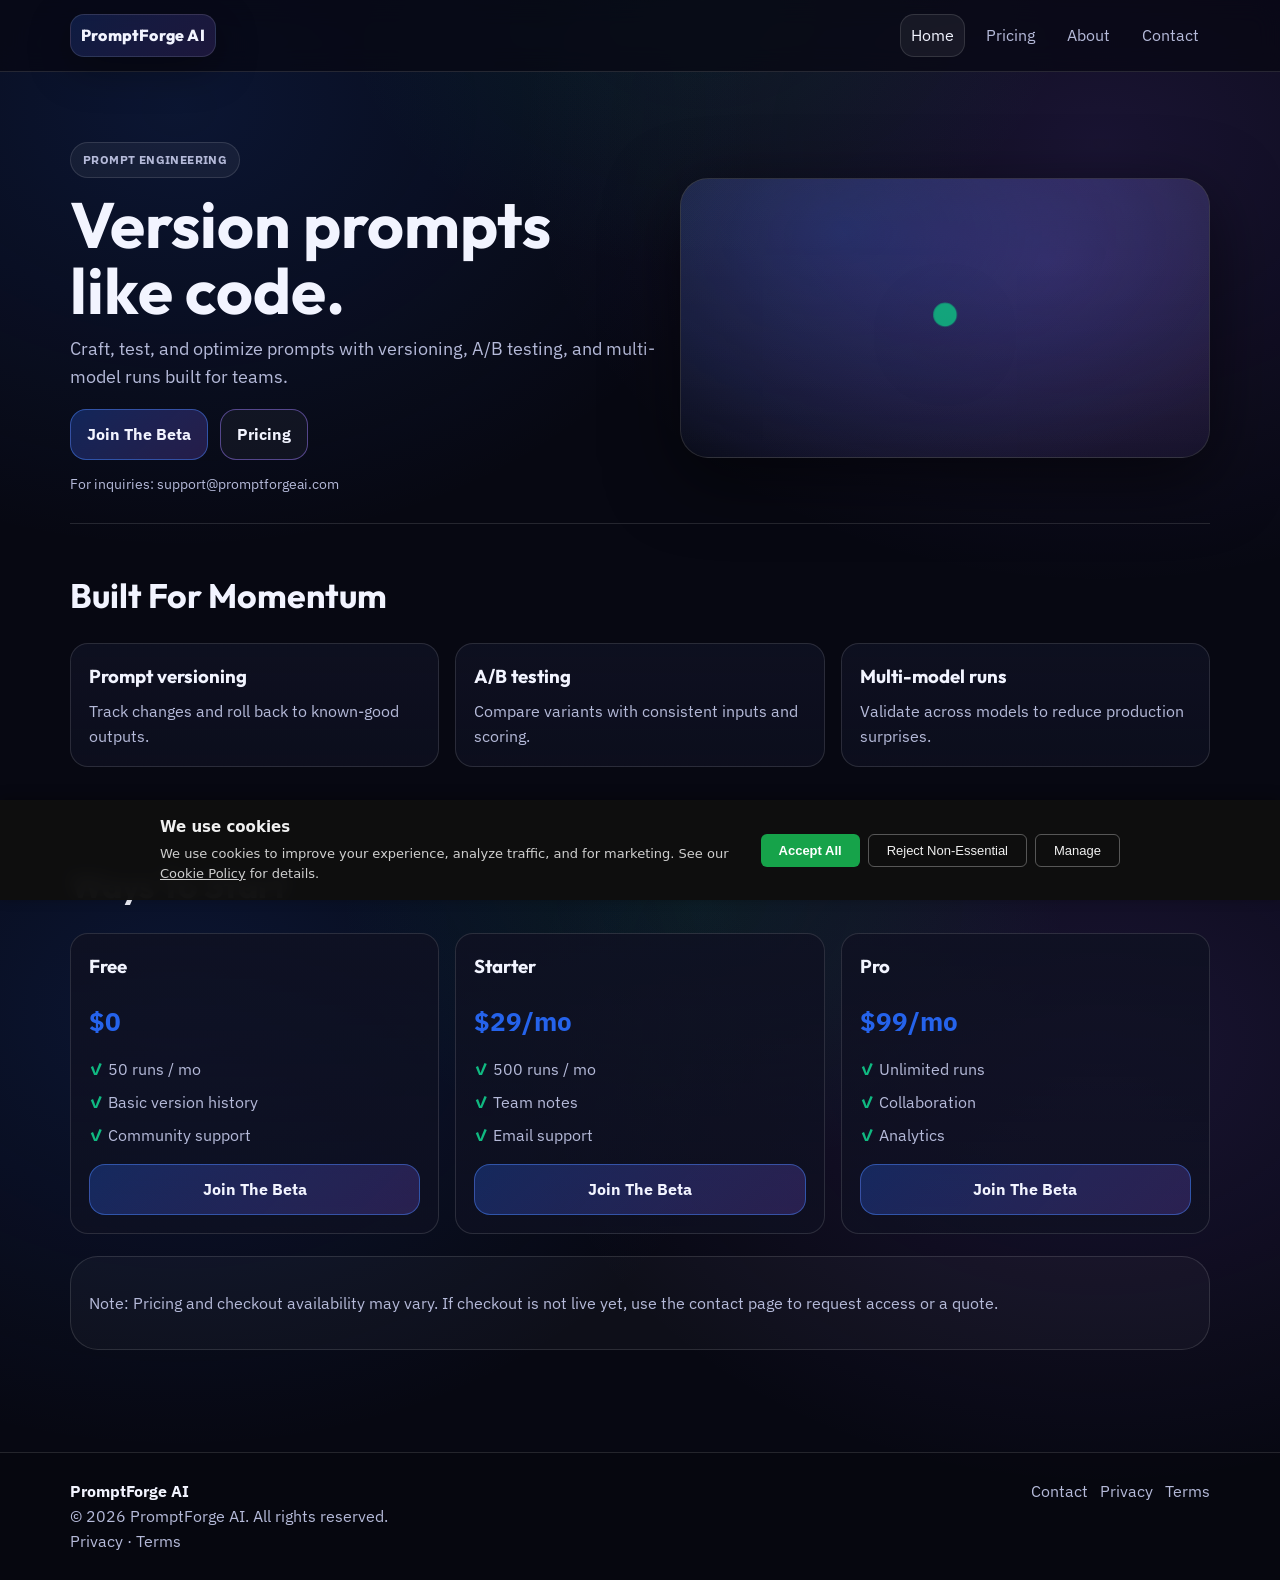
<file: index.html>
<!doctype html>
<html lang="en">
<head>
  <meta charset="utf-8" />
  <meta name="viewport" content="width=device-width, initial-scale=1" />
  <title>PromptForge AI | Prompt Engineering</title>
  <meta name="description" content="Craft, test, and optimize prompts with versioning, A/B testing, and multi-model runs built for teams." />
  <meta name="robots" content="index,follow" />
  <link rel="canonical" href="https://promptforgeai.com/" />
  <meta property="og:title" content="PromptForge AI | Prompt Engineering" />
  <meta property="og:description" content="Craft, test, and optimize prompts with versioning, A/B testing, and multi-model runs built for teams." />
  <meta property="og:type" content="website" />
  <meta property="og:url" content="https://promptforgeai.com/" />
  <link rel="stylesheet" href="styles.css" />
<!-- Google Analytics 4 -->
<script async src="https://www.googletagmanager.com/gtag/js?id=G-XXXXXXXXXX"></script>
<script>window.dataLayer=window.dataLayer||[];function gtag(){dataLayer.push(arguments);}gtag('js',new Date());gtag('config','G-XXXXXXXXXX');</script>
</head>
<body>
<header class="header">
  <div class="container header-inner">
    <a class="brand" href="index.html">PromptForge AI</a>
    <nav class="nav" aria-label="Primary">
      <a href="index.html" aria-current="page">Home</a>
          <a href="pricing.html">Pricing</a>
          <a href="about.html">About</a>
          <a href="contact.html">Contact</a>
    </nav>
  </div>
</header>
<main class="container">
  <section class="hero">
    <div class="hero-copy">
      <p class="kicker">Prompt Engineering</p>
      <h1>Version prompts like code.</h1>
      <p class="lead">Craft, test, and optimize prompts with versioning, A/B testing, and multi-model runs built for teams.</p>
      <div class="cta-row">
        <a class="button primary" href="contact.html">Join The Beta</a>
        <a class="button secondary" href="pricing.html">Pricing</a>
      </div>
      <p class="microcopy">
        For inquiries: <a href="mailto:support@promptforgeai.com">support@promptforgeai.com</a>
      </p>
    </div>
    <div class="hero-art" aria-hidden="true">
      <div class="sigil">
        <svg viewBox="0 0 520 360" role="img" aria-label="Abstract brand mark" xmlns="http://www.w3.org/2000/svg">
  <defs>
    <linearGradient id="g" x1="0" x2="1" y1="1" y2="0">
      <stop offset="0" stop-color="var(--brand)"/>
      <stop offset="0.6" stop-color="var(--accent)"/>
      <stop offset="1" stop-color="var(--brand2)"/>
    </linearGradient>
  </defs>
  <g class="float" fill="none" stroke="url(#g)" stroke-width="10" stroke-linecap="round" opacity="0.95">
    <path d="M90 90 H430" />
    <path d="M90 180 H430" opacity="0.7" />
    <path d="M90 270 H430" opacity="0.55" />
    <path d="M150 85 V275" opacity="0.6"/>
    <path d="M260 85 V275" opacity="0.85"/>
    <path d="M370 85 V275" opacity="0.6"/>
    <circle cx="260" cy="180" r="18" fill="var(--accent)" stroke="none" opacity="0.9"/>
  </g>
</svg>
      </div>
    </div>
  </section>

  <section class="section" aria-label="Highlights">
    <h2>Built For Momentum</h2>
    <div class="grid">
      <article class="card">
  <h3>Prompt versioning</h3>
  <p>Track changes and roll back to known-good outputs.</p>
</article>
<article class="card">
  <h3>A/B testing</h3>
  <p>Compare variants with consistent inputs and scoring.</p>
</article>
<article class="card">
  <h3>Multi-model runs</h3>
  <p>Validate across models to reduce production surprises.</p>
</article>
    </div>
  </section>

  <section class="section" aria-label="Offers">
    <h2>Ways To Start</h2>
    <div class="grid">
      <article class="card product">
  <h3>Free</h3>
  <div class="price">$0</div>
  <ul class="features">
    <li>50 runs / mo</li><li>Basic version history</li><li>Community support</li>
  </ul>
  <a class="button primary" href="contact.html">Join The Beta</a>
</article>
<article class="card product">
  <h3>Starter</h3>
  <div class="price">$29/mo</div>
  <ul class="features">
    <li>500 runs / mo</li><li>Team notes</li><li>Email support</li>
  </ul>
  <a class="button primary" href="contact.html">Join The Beta</a>
</article>
<article class="card product">
  <h3>Pro</h3>
  <div class="price">$99/mo</div>
  <ul class="features">
    <li>Unlimited runs</li><li>Collaboration</li><li>Analytics</li>
  </ul>
  <a class="button primary" href="contact.html">Join The Beta</a>
</article>
    </div>
    <div class="strip">
      <p class="muted">
        Note: Pricing and checkout availability may vary. If checkout is not live yet, use the contact page to request access or a quote.
      </p>
    </div>
  </section>
</main>
<footer class="footer">
  <div class="container footer-inner">
    <div>
      <strong>PromptForge AI</strong>
      <div class="muted">© 2026 PromptForge AI. All rights reserved.</div>
      <div class="muted"><a href="privacy.html">Privacy</a> · <a href="terms.html">Terms</a></div>
    </div>
    <div class="footer-links" aria-label="Footer">
      <a href="contact.html">Contact</a>
      <a href="privacy.html">Privacy</a>
      <a href="terms.html">Terms</a>
    </div>
  </div>
</footer>
<script src="cookie-consent.js"></script>
</body>
</html>
</file>
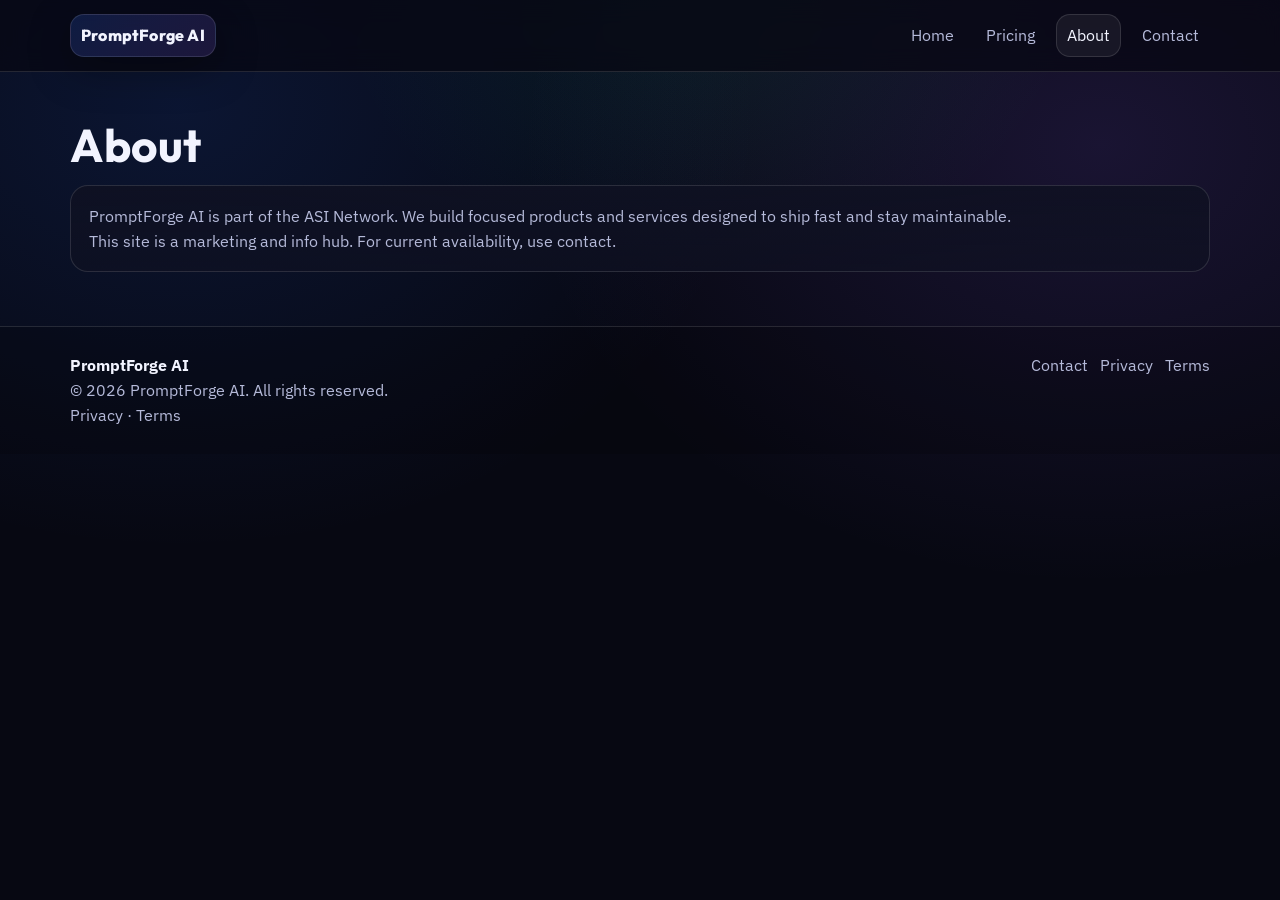
<file: about.html>
<!doctype html>
<html lang="en">
<head>
  <meta charset="utf-8" />
  <meta name="viewport" content="width=device-width, initial-scale=1" />
  <title>About | PromptForge AI</title>
  <meta name="description" content="About PromptForge AI." />
  <meta name="robots" content="index,follow" />
  <link rel="canonical" href="https://promptforgeai.com/about/" />
  <meta property="og:title" content="About | PromptForge AI" />
  <meta property="og:description" content="About PromptForge AI." />
  <meta property="og:type" content="website" />
  <meta property="og:url" content="https://promptforgeai.com/about/" />
  <link rel="stylesheet" href="styles.css" />
<!-- Google Analytics 4 -->
<script async src="https://www.googletagmanager.com/gtag/js?id=G-XXXXXXXXXX"></script>
<script>window.dataLayer=window.dataLayer||[];function gtag(){dataLayer.push(arguments);}gtag('js',new Date());gtag('config','G-XXXXXXXXXX');</script>
</head>
<body>
<header class="header">
  <div class="container header-inner">
    <a class="brand" href="index.html">PromptForge AI</a>
    <nav class="nav" aria-label="Primary">
      <a href="index.html">Home</a>
          <a href="pricing.html">Pricing</a>
          <a href="about.html" aria-current="page">About</a>
          <a href="contact.html">Contact</a>
    </nav>
  </div>
</header>
<main class="container">
  <section class="page">
    <h1>About</h1>
    <div class="card">
  <p>PromptForge AI is part of the ASI Network. We build focused products and services designed to ship fast and stay maintainable.</p>
  <p class="muted">This site is a marketing and info hub. For current availability, use <a href="contact.html">contact</a>.</p>
</div>
  </section>
</main>
<footer class="footer">
  <div class="container footer-inner">
    <div>
      <strong>PromptForge AI</strong>
      <div class="muted">© 2026 PromptForge AI. All rights reserved.</div>
      <div class="muted"><a href="privacy.html">Privacy</a> · <a href="terms.html">Terms</a></div>
    </div>
    <div class="footer-links" aria-label="Footer">
      <a href="contact.html">Contact</a>
      <a href="privacy.html">Privacy</a>
      <a href="terms.html">Terms</a>
    </div>
  </div>
</footer>
</body>
</html>
</file>
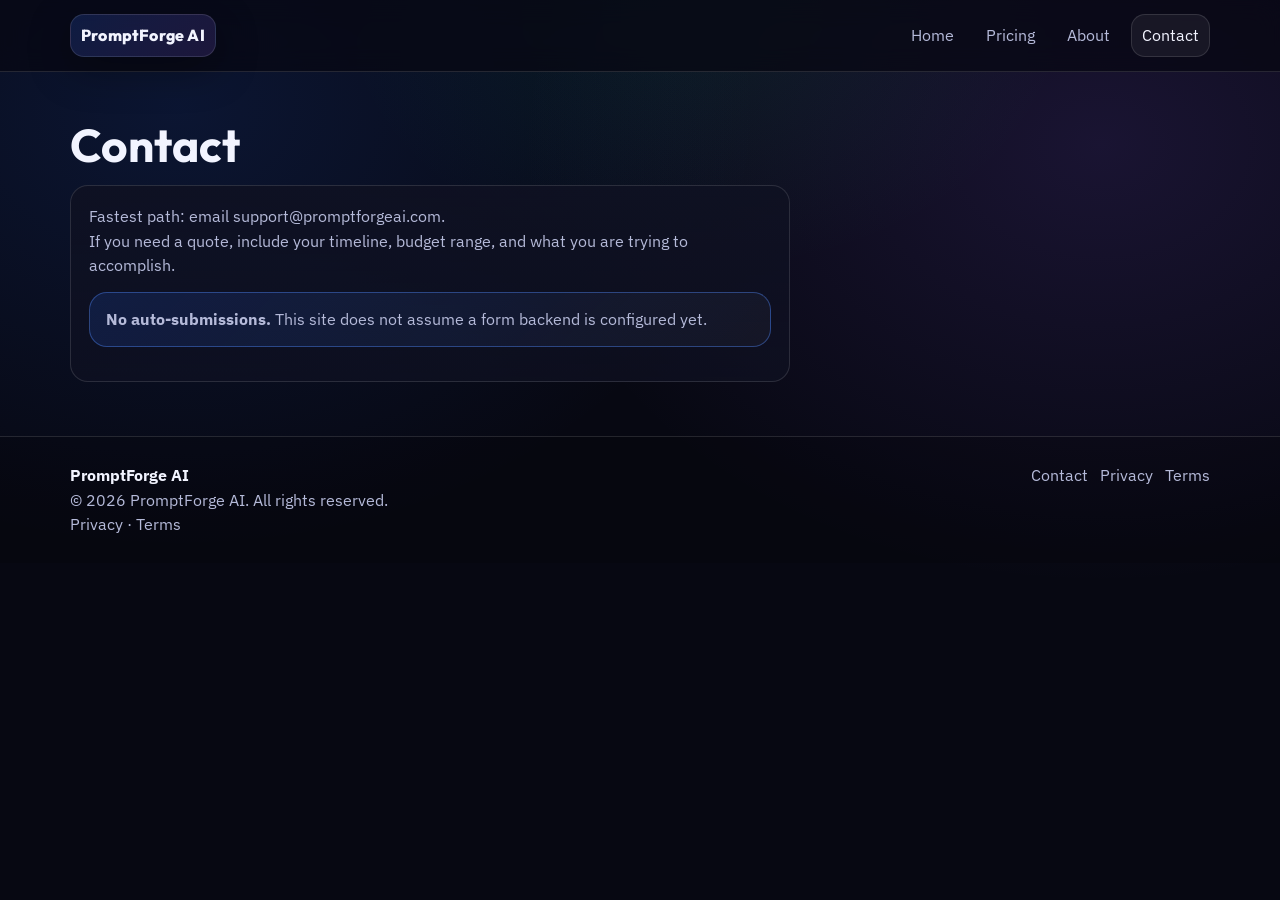
<file: contact.html>
<!doctype html>
<html lang="en">
<head>
  <meta charset="utf-8" />
  <meta name="viewport" content="width=device-width, initial-scale=1" />
  <title>Contact | PromptForge AI</title>
  <meta name="description" content="Contact PromptForge AI." />
  <meta name="robots" content="index,follow" />
  <link rel="canonical" href="https://promptforgeai.com/contact/" />
  <meta property="og:title" content="Contact | PromptForge AI" />
  <meta property="og:description" content="Contact PromptForge AI." />
  <meta property="og:type" content="website" />
  <meta property="og:url" content="https://promptforgeai.com/contact/" />
  <link rel="stylesheet" href="styles.css" />
<!-- Google Analytics 4 -->
<script async src="https://www.googletagmanager.com/gtag/js?id=G-XXXXXXXXXX"></script>
<script>window.dataLayer=window.dataLayer||[];function gtag(){dataLayer.push(arguments);}gtag('js',new Date());gtag('config','G-XXXXXXXXXX');</script>
</head>
<body>
<header class="header">
  <div class="container header-inner">
    <a class="brand" href="index.html">PromptForge AI</a>
    <nav class="nav" aria-label="Primary">
      <a href="index.html">Home</a>
          <a href="pricing.html">Pricing</a>
          <a href="about.html">About</a>
          <a href="contact.html" aria-current="page">Contact</a>
    </nav>
  </div>
</header>
<main class="container">
  <section class="page">
    <h1>Contact</h1>
    <div class="card form">
  <p class="muted">Fastest path: email <a href="mailto:support@promptforgeai.com">support@promptforgeai.com</a>.</p>
  <p class="muted">If you need a quote, include your timeline, budget range, and what you are trying to accomplish.</p>
  <div class="notice">
    <p><strong>No auto-submissions.</strong> This site does not assume a form backend is configured yet.</p>
  </div>
</div>
  </section>
</main>
<footer class="footer">
  <div class="container footer-inner">
    <div>
      <strong>PromptForge AI</strong>
      <div class="muted">© 2026 PromptForge AI. All rights reserved.</div>
      <div class="muted"><a href="privacy.html">Privacy</a> · <a href="terms.html">Terms</a></div>
    </div>
    <div class="footer-links" aria-label="Footer">
      <a href="contact.html">Contact</a>
      <a href="privacy.html">Privacy</a>
      <a href="terms.html">Terms</a>
    </div>
  </div>
</footer>
</body>
</html>
</file>
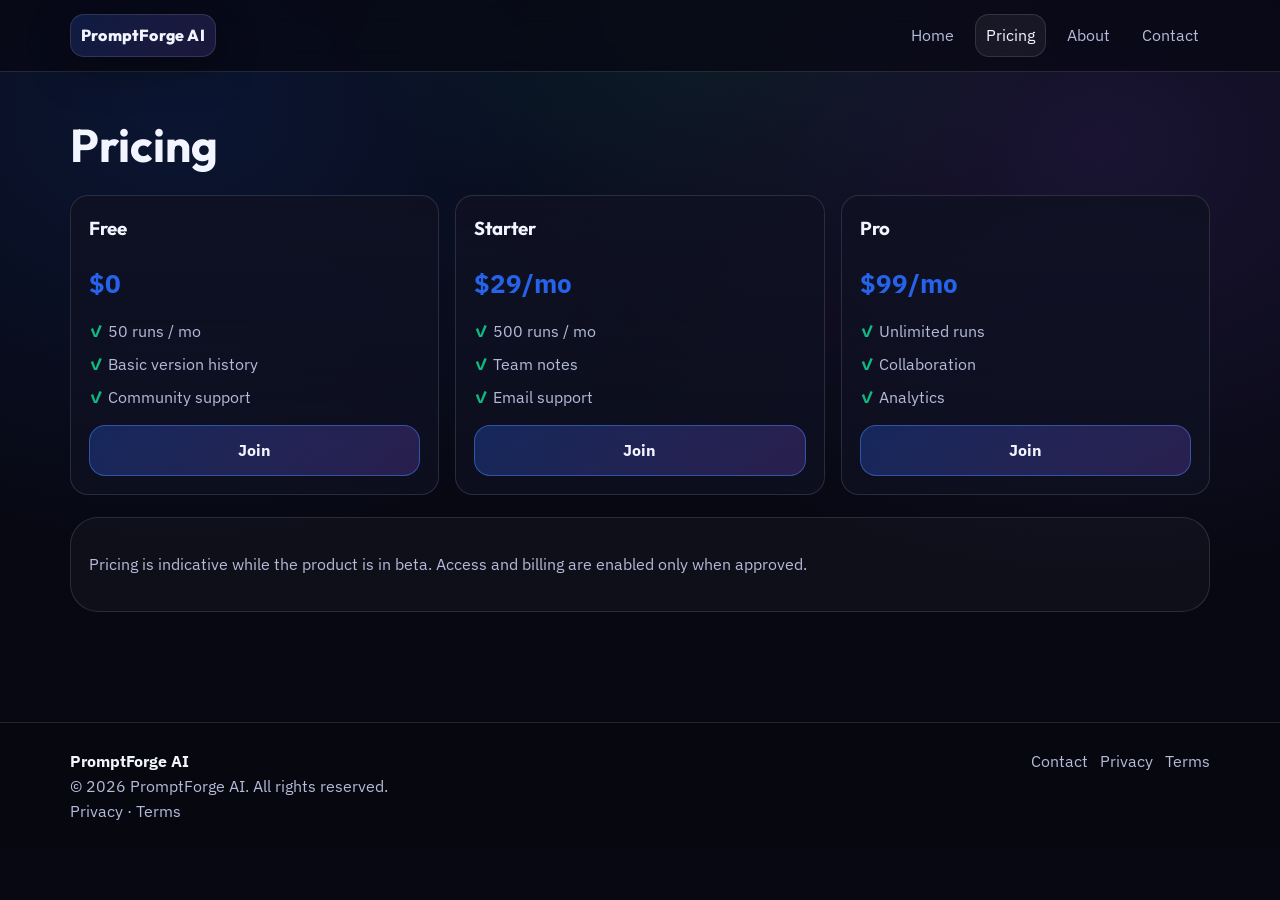
<file: pricing.html>
<!doctype html>
<html lang="en">
<head>
  <meta charset="utf-8" />
  <meta name="viewport" content="width=device-width, initial-scale=1" />
  <title>Pricing | PromptForge AI</title>
  <meta name="description" content="PromptForge AI pricing." />
  <meta name="robots" content="index,follow" />
  <link rel="canonical" href="https://promptforgeai.com/pricing/" />
  <meta property="og:title" content="Pricing | PromptForge AI" />
  <meta property="og:description" content="PromptForge AI pricing." />
  <meta property="og:type" content="website" />
  <meta property="og:url" content="https://promptforgeai.com/pricing/" />
  <link rel="stylesheet" href="styles.css" />
<!-- Google Analytics 4 -->
<script async src="https://www.googletagmanager.com/gtag/js?id=G-XXXXXXXXXX"></script>
<script>window.dataLayer=window.dataLayer||[];function gtag(){dataLayer.push(arguments);}gtag('js',new Date());gtag('config','G-XXXXXXXXXX');</script>
</head>
<body>
<header class="header">
  <div class="container header-inner">
    <a class="brand" href="index.html">PromptForge AI</a>
    <nav class="nav" aria-label="Primary">
      <a href="index.html">Home</a>
          <a href="pricing.html" aria-current="page">Pricing</a>
          <a href="about.html">About</a>
          <a href="contact.html">Contact</a>
    </nav>
  </div>
</header>
<main class="container">
  <section class="page">
    <h1>Pricing</h1>
    <div class="grid">
  <article class="card product">
    <h3>Free</h3>
    <div class="price">$0</div>
    <ul class="features"><li>50 runs / mo</li><li>Basic version history</li><li>Community support</li></ul>
    <a class="button primary" href="contact.html">Join</a>
  </article>
  <article class="card product">
    <h3>Starter</h3>
    <div class="price">$29/mo</div>
    <ul class="features"><li>500 runs / mo</li><li>Team notes</li><li>Email support</li></ul>
    <a class="button primary" href="contact.html">Join</a>
  </article>
  <article class="card product">
    <h3>Pro</h3>
    <div class="price">$99/mo</div>
    <ul class="features"><li>Unlimited runs</li><li>Collaboration</li><li>Analytics</li></ul>
    <a class="button primary" href="contact.html">Join</a>
  </article>
</div>
<div class="strip"><p class="muted">Pricing is indicative while the product is in beta. Access and billing are enabled only when approved.</p></div>
  </section>
</main>
<footer class="footer">
  <div class="container footer-inner">
    <div>
      <strong>PromptForge AI</strong>
      <div class="muted">© 2026 PromptForge AI. All rights reserved.</div>
      <div class="muted"><a href="privacy.html">Privacy</a> · <a href="terms.html">Terms</a></div>
    </div>
    <div class="footer-links" aria-label="Footer">
      <a href="contact.html">Contact</a>
      <a href="privacy.html">Privacy</a>
      <a href="terms.html">Terms</a>
    </div>
  </div>
</footer>
</body>
</html>
</file>
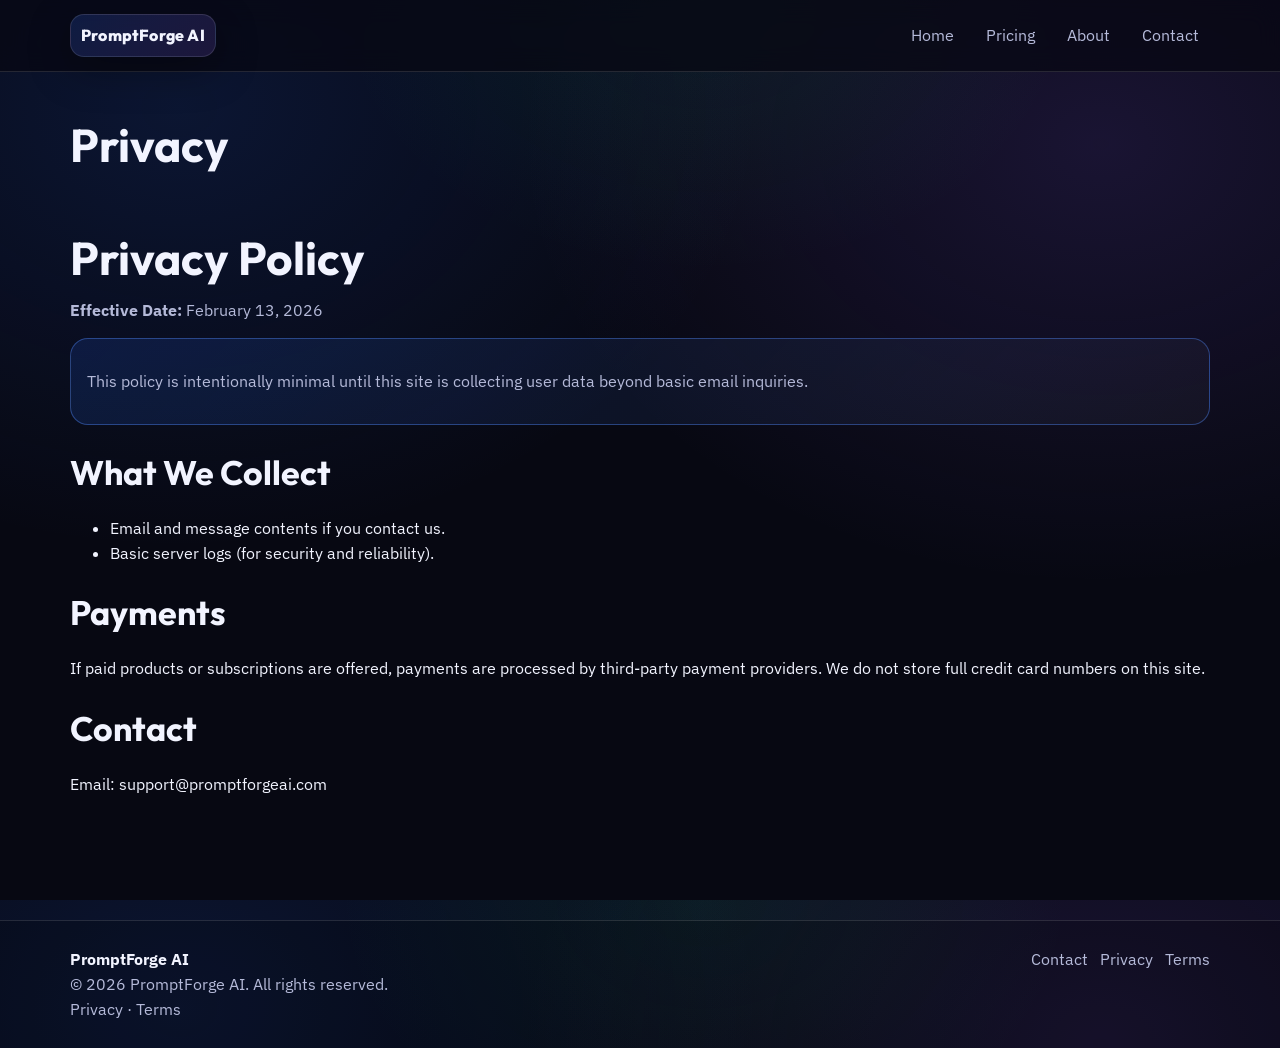
<file: privacy.html>
<!doctype html>
<html lang="en">
<head>
  <meta charset="utf-8" />
  <meta name="viewport" content="width=device-width, initial-scale=1" />
  <title>Privacy | PromptForge AI</title>
  <meta name="description" content="Privacy policy for PromptForge AI." />
  <meta name="robots" content="index,follow" />
  <link rel="canonical" href="https://promptforgeai.com/privacy/" />
  <meta property="og:title" content="Privacy | PromptForge AI" />
  <meta property="og:description" content="Privacy policy for PromptForge AI." />
  <meta property="og:type" content="website" />
  <meta property="og:url" content="https://promptforgeai.com/privacy/" />
  <link rel="stylesheet" href="styles.css" />
<!-- Google Analytics 4 -->
<script async src="https://www.googletagmanager.com/gtag/js?id=G-XXXXXXXXXX"></script>
<script>window.dataLayer=window.dataLayer||[];function gtag(){dataLayer.push(arguments);}gtag('js',new Date());gtag('config','G-XXXXXXXXXX');</script>
</head>
<body>
<header class="header">
  <div class="container header-inner">
    <a class="brand" href="index.html">PromptForge AI</a>
    <nav class="nav" aria-label="Primary">
      <a href="index.html">Home</a>
          <a href="pricing.html">Pricing</a>
          <a href="about.html">About</a>
          <a href="contact.html">Contact</a>
    </nav>
  </div>
</header>
<main class="container">
  <section class="page">
    <h1>Privacy</h1>
    <section class="page legal">
  <h1>Privacy Policy</h1>
  <p class="muted"><strong>Effective Date:</strong> February 13, 2026</p>
  <div class="notice">
    <p>This policy is intentionally minimal until this site is collecting user data beyond basic email inquiries.</p>
  </div>
  <h2>What We Collect</h2>
  <ul>
    <li>Email and message contents if you contact us.</li>
    <li>Basic server logs (for security and reliability).</li>
  </ul>
  <h2>Payments</h2>
  <p>If paid products or subscriptions are offered, payments are processed by third-party payment providers. We do not store full credit card numbers on this site.</p>
  <h2>Contact</h2>
  <p>Email: <a href="mailto:support@promptforgeai.com">support@promptforgeai.com</a></p>
</section>
  </section>
</main>
<footer class="footer">
  <div class="container footer-inner">
    <div>
      <strong>PromptForge AI</strong>
      <div class="muted">© 2026 PromptForge AI. All rights reserved.</div>
      <div class="muted"><a href="privacy.html">Privacy</a> · <a href="terms.html">Terms</a></div>
    </div>
    <div class="footer-links" aria-label="Footer">
      <a href="contact.html">Contact</a>
      <a href="privacy.html">Privacy</a>
      <a href="terms.html">Terms</a>
    </div>
  </div>
</footer>
</body>
</html>
</file>
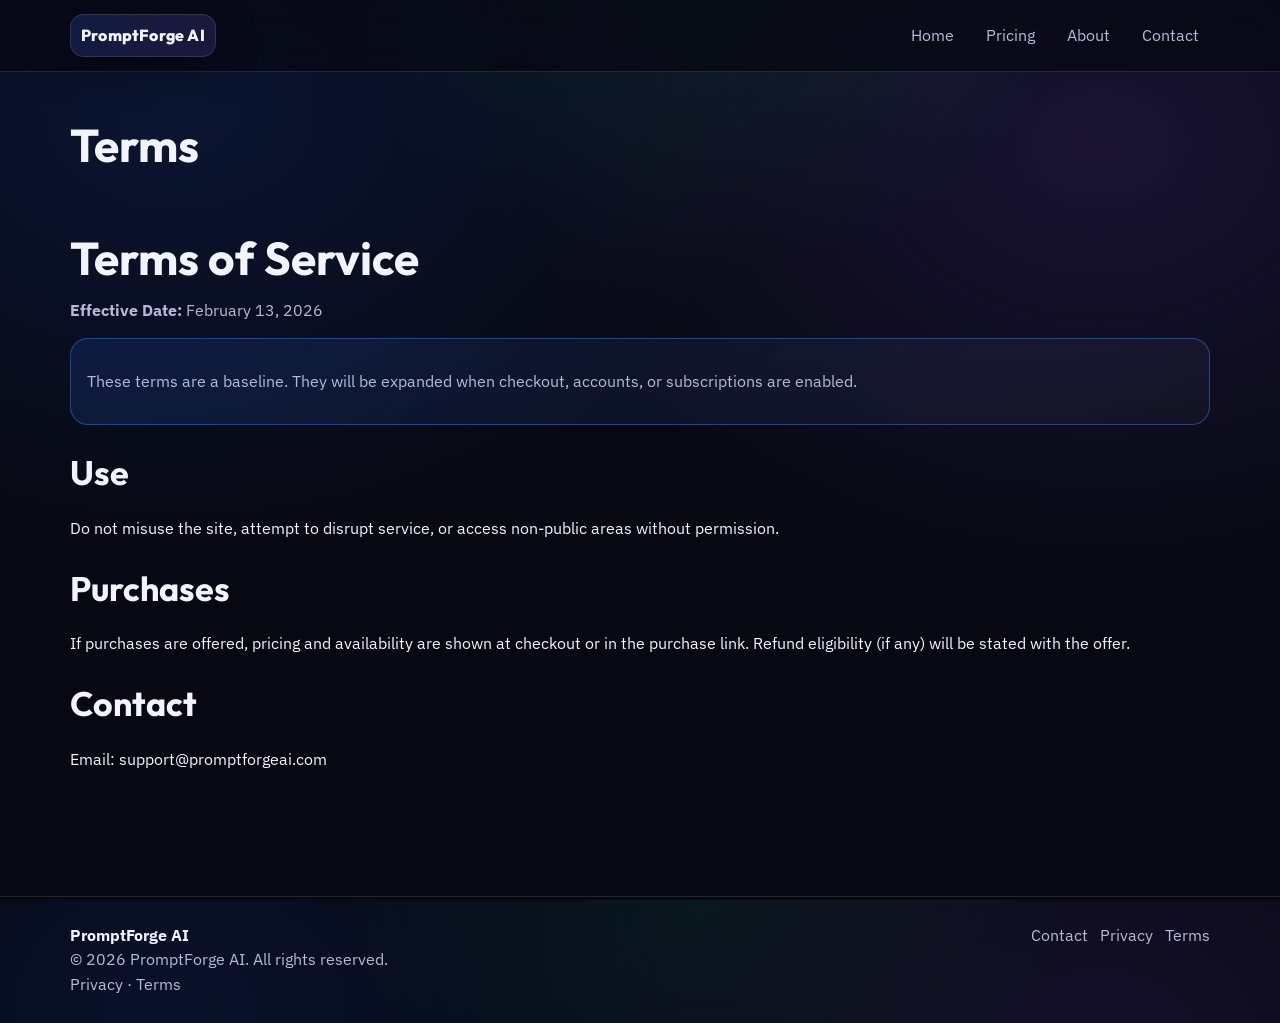
<file: terms.html>
<!doctype html>
<html lang="en">
<head>
  <meta charset="utf-8" />
  <meta name="viewport" content="width=device-width, initial-scale=1" />
  <title>Terms | PromptForge AI</title>
  <meta name="description" content="Terms of service for PromptForge AI." />
  <meta name="robots" content="index,follow" />
  <link rel="canonical" href="https://promptforgeai.com/terms/" />
  <meta property="og:title" content="Terms | PromptForge AI" />
  <meta property="og:description" content="Terms of service for PromptForge AI." />
  <meta property="og:type" content="website" />
  <meta property="og:url" content="https://promptforgeai.com/terms/" />
  <link rel="stylesheet" href="styles.css" />
<!-- Google Analytics 4 -->
<script async src="https://www.googletagmanager.com/gtag/js?id=G-XXXXXXXXXX"></script>
<script>window.dataLayer=window.dataLayer||[];function gtag(){dataLayer.push(arguments);}gtag('js',new Date());gtag('config','G-XXXXXXXXXX');</script>
</head>
<body>
<header class="header">
  <div class="container header-inner">
    <a class="brand" href="index.html">PromptForge AI</a>
    <nav class="nav" aria-label="Primary">
      <a href="index.html">Home</a>
          <a href="pricing.html">Pricing</a>
          <a href="about.html">About</a>
          <a href="contact.html">Contact</a>
    </nav>
  </div>
</header>
<main class="container">
  <section class="page">
    <h1>Terms</h1>
    <section class="page legal">
  <h1>Terms of Service</h1>
  <p class="muted"><strong>Effective Date:</strong> February 13, 2026</p>
  <div class="notice">
    <p>These terms are a baseline. They will be expanded when checkout, accounts, or subscriptions are enabled.</p>
  </div>
  <h2>Use</h2>
  <p>Do not misuse the site, attempt to disrupt service, or access non-public areas without permission.</p>
  <h2>Purchases</h2>
  <p>If purchases are offered, pricing and availability are shown at checkout or in the purchase link. Refund eligibility (if any) will be stated with the offer.</p>
  <h2>Contact</h2>
  <p>Email: <a href="mailto:support@promptforgeai.com">support@promptforgeai.com</a></p>
</section>
  </section>
</main>
<footer class="footer">
  <div class="container footer-inner">
    <div>
      <strong>PromptForge AI</strong>
      <div class="muted">© 2026 PromptForge AI. All rights reserved.</div>
      <div class="muted"><a href="privacy.html">Privacy</a> · <a href="terms.html">Terms</a></div>
    </div>
    <div class="footer-links" aria-label="Footer">
      <a href="contact.html">Contact</a>
      <a href="privacy.html">Privacy</a>
      <a href="terms.html">Terms</a>
    </div>
  </div>
</footer>
</body>
</html>
</file>
<file: styles.css>
@import url('https://fonts.googleapis.com/css2?family=Outfit:wght@400;600;700;800&family=IBM+Plex+Sans:wght@300;400;500;600;700&display=swap');

:root {
  --bg: #070812;
  --panel: #0f1122;
  --text: #f2f4ff;
  --muted: #b5bad9;
  --line: rgba(255, 255, 255, 0.12);
  --brand: #2563eb;
  --brand2: #8b5cf6;
  --accent: #10b981;
  --shadow: rgba(0, 0, 0, 0.35);
  --radius: 18px;
  --radius2: 28px;
  --font-heading: 'Outfit', ui-sans-serif, system-ui, -apple-system, Segoe UI, Roboto, Helvetica, Arial, sans-serif;
  --font-body: 'IBM Plex Sans', ui-sans-serif, system-ui, -apple-system, Segoe UI, Roboto, Helvetica, Arial, sans-serif;
}

* { box-sizing: border-box; }
html, body { height: 100%; }
html { scroll-behavior: smooth; }
body {
  margin: 0; padding: 0;
  background: radial-gradient(1000px 760px at 14% 12%, rgba(37, 99, 235, 0.15), transparent 58%), radial-gradient(1000px 760px at 86% 16%, rgba(139, 92, 246, 0.14), transparent 58%), radial-gradient(700px 520px at 55% 0%, rgba(16, 185, 129, 0.10), transparent 52%), var(--bg);
  color: var(--text);
  font-family: var(--font-body);
  line-height: 1.55;
  overflow-x: hidden;
}

a { color: inherit; text-decoration: none; }
a:hover { text-decoration: underline; }
img { max-width: 100%; height: auto; }

.container { width: min(1140px, calc(100% - 40px)); margin: 0 auto; }
.muted { color: var(--muted); }

.header {
  position: sticky; top: 0; z-index: 20;
  backdrop-filter: blur(12px);
  background: color-mix(in oklab, var(--bg) 72%, transparent);
  border-bottom: 1px solid var(--line);
}
.header-inner { display: flex; align-items: center; justify-content: space-between; padding: 14px 0; gap: 14px; flex-wrap: wrap; }
.brand {
  font-family: var(--font-heading);
  font-weight: 800;
  letter-spacing: 0.2px;
  padding: 8px 10px;
  border-radius: 14px;
  background: linear-gradient(135deg, color-mix(in oklab, var(--brand) 20%, transparent), color-mix(in oklab, var(--brand2) 16%, transparent));
  border: 1px solid var(--line);
  box-shadow: 0 12px 40px var(--shadow);
}
.nav { display: flex; flex-wrap: wrap; gap: 10px; }
.nav a { padding: 8px 10px; border-radius: 14px; color: var(--muted); border: 1px solid transparent; }
.nav a[aria-current="page"] { color: var(--text); background: rgba(255, 255, 255, 0.06); border-color: var(--line); }
.nav a:hover { text-decoration: none; border-color: color-mix(in oklab, var(--brand) 35%, var(--line)); }

.hero { padding: 70px 0 28px; display: grid; grid-template-columns: 1.05fr 0.95fr; gap: 24px; align-items: center; }
.hero-copy { min-width: 0; }
.kicker {
  display: inline-flex;
  padding: 8px 12px;
  border-radius: 999px;
  border: 1px solid var(--line);
  background: rgba(255, 255, 255, 0.05);
  color: var(--muted);
  font-weight: 700;
  letter-spacing: 0.4px;
  text-transform: uppercase;
  font-size: 12px;
  margin: 0 0 14px;
}
h1 { font-family: var(--font-heading); font-size: clamp(38px, 5.2vw, 64px); line-height: 1.02; margin: 0 0 12px; }
h2 { font-family: var(--font-heading); font-size: clamp(22px, 3.1vw, 34px); margin: 0 0 10px; }
h3 { font-family: var(--font-heading); margin: 0 0 8px; }
.lead { font-size: 18px; color: var(--muted); max-width: 75ch; margin: 0 0 18px; }
.microcopy { color: var(--muted); font-size: 14px; margin: 14px 0 0; }

.cta-row { display: flex; flex-wrap: wrap; gap: 12px; margin: 18px 0 10px; }
.button {
  display: inline-flex; align-items: center; justify-content: center;
  padding: 12px 16px;
  border-radius: 16px;
  border: 1px solid var(--line);
  background: rgba(255, 255, 255, 0.04);
  font-weight: 800;
  cursor: pointer;
  transition: transform 0.2s, border-color 0.2s, background 0.2s;
  user-select: none;
}
.button:hover { transform: translateY(-2px); text-decoration: none; border-color: color-mix(in oklab, var(--brand) 55%, var(--line)); }
.button.primary {
  border-color: color-mix(in oklab, var(--brand) 45%, rgba(255,255,255,0.14));
  background: linear-gradient(135deg, color-mix(in oklab, var(--brand) 30%, transparent), color-mix(in oklab, var(--brand2) 22%, transparent));
}
.button.secondary { border-color: color-mix(in oklab, var(--brand2) 40%, rgba(255,255,255,0.14)); }

.hero-art {
  border-radius: var(--radius2);
  border: 1px solid var(--line);
  background: linear-gradient(180deg, rgba(255,255,255,0.06), rgba(255,255,255,0.02));
  box-shadow: 0 20px 70px rgba(0,0,0,0.55);
  position: relative;
  overflow: hidden;
  padding: 18px;
  min-height: 280px;
}
.hero-art::before {
  content: "";
  position: absolute; inset: -2px;
  background: radial-gradient(800px 460px at 30% 20%, color-mix(in oklab, var(--brand) 22%, transparent), transparent 58%),
              radial-gradient(800px 520px at 70% 30%, color-mix(in oklab, var(--brand2) 22%, transparent), transparent 60%);
  opacity: 0.95;
}
.sigil { position: relative; z-index: 1; width: 100%; height: 100%; display: grid; place-items: center; }
.sigil svg { width: min(340px, 86%); height: auto; filter: drop-shadow(0 20px 35px rgba(0,0,0,0.45)); }
.sigil .float { transform-origin: 50% 50%; animation: float 6.5s ease-in-out infinite; }
@keyframes float { 0%, 100% { transform: translateY(0px) rotate(-0.6deg); } 50% { transform: translateY(-10px) rotate(0.6deg); } }

.section { padding: 46px 0; border-top: 1px solid var(--line); }
.grid { display: grid; grid-template-columns: repeat(auto-fit, minmax(260px, 1fr)); gap: 16px; padding: 10px 0 0; }
.card {
  padding: 18px;
  border-radius: var(--radius);
  background: linear-gradient(180deg, color-mix(in oklab, var(--panel) 88%, transparent), color-mix(in oklab, var(--panel) 70%, transparent));
  border: 1px solid var(--line);
}
.card p { margin: 0; color: var(--muted); }
.card.product { display: flex; flex-direction: column; gap: 12px; }
.price { font-size: 26px; font-weight: 900; color: var(--brand); }
.features { list-style: none; padding: 0; margin: 0; }
.features li { padding: 4px 0; color: var(--muted); }
.features li::before { content: "✓ "; color: var(--accent); font-weight: 900; }

.strip {
  margin: 22px 0 56px;
  padding: 18px;
  border-radius: var(--radius2);
  border: 1px solid var(--line);
  background: rgba(255, 255, 255, 0.03);
}

.page { padding: 50px 0 54px; }
.page h1 { font-size: clamp(30px, 4vw, 46px); margin-bottom: 16px; }
.legal h2 { margin-top: 22px; }
.notice {
  border-radius: var(--radius);
  border: 1px solid color-mix(in oklab, var(--brand) 35%, var(--line));
  background: linear-gradient(135deg, color-mix(in oklab, var(--brand) 16%, transparent), rgba(255,255,255,0.03));
  padding: 14px 16px;
  margin: 14px 0 16px;
  color: var(--muted);
}

.footer { border-top: 1px solid var(--line); padding: 26px 0; background: rgba(0, 0, 0, 0.18); }
.footer-inner { display: flex; flex-wrap: wrap; gap: 12px; align-items: flex-start; justify-content: space-between; }
.footer-links { display: flex; flex-wrap: wrap; gap: 12px; color: var(--muted); }

.form { max-width: 720px; }
.form-group { margin-bottom: 16px; }
.form-group label { display: block; margin-bottom: 6px; font-weight: 700; }
.form-group input, .form-group textarea, .form-group select {
  width: 100%; padding: 12px;
  border-radius: 14px;
  border: 1px solid var(--line);
  background: color-mix(in oklab, var(--panel) 94%, #000);
  color: var(--text); font-size: 16px;
}

@media (max-width: 900px) {
  .hero { grid-template-columns: 1fr; }
  .hero-art { min-height: 220px; }
}
@media (prefers-reduced-motion: reduce) {
  html { scroll-behavior: auto; }
  .sigil .float { animation: none; }
  .button { transition: none; }
}
</file>
